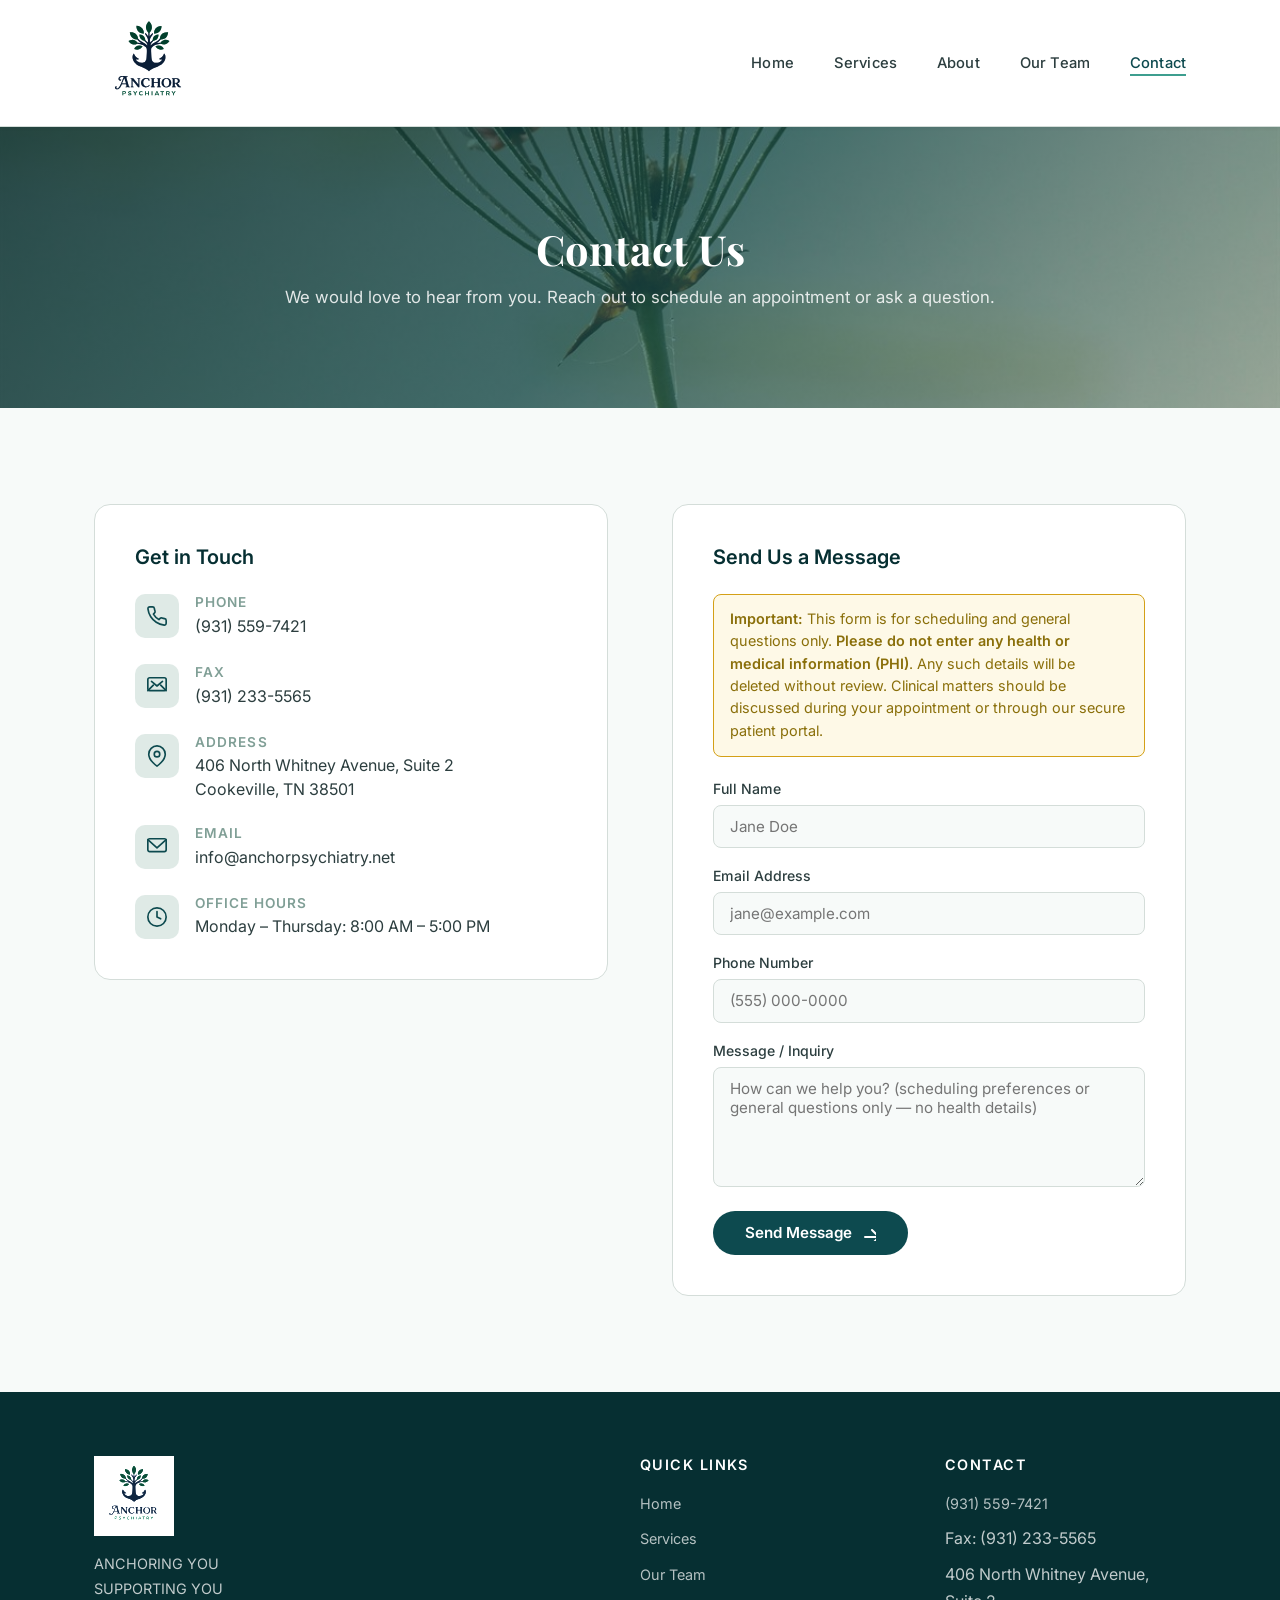
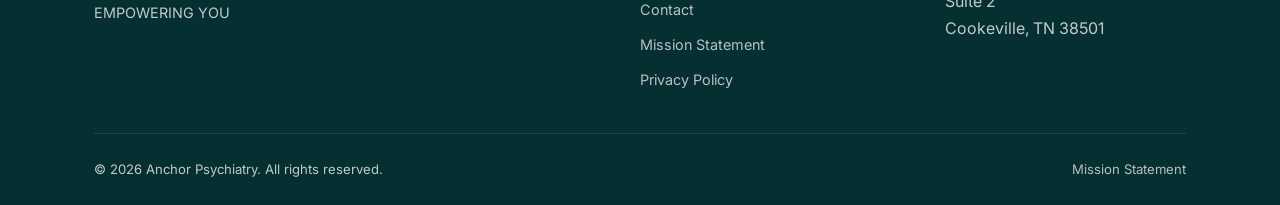
<file: contact.html>
<!DOCTYPE html>
<html lang="en">

<head>
  <meta charset="UTF-8">
  <meta name="viewport" content="width=device-width, initial-scale=1.0">
  <title>Contact Us — Anchor Psychiatry | Cookeville, TN</title>
  <meta name="description"
    content="Get in touch with Anchor Psychiatry in Cookeville, TN. Call, visit, or send a message to schedule an appointment or learn more about our psychiatric services.">
  <meta name="robots" content="index, follow">
  <link rel="canonical" href="https://anchorpsychiatry.net/contact.html">

  <!-- Favicon -->
  <link rel="icon" type="image/svg+xml" href="assets/logo.svg">
  <link rel="icon" type="image/png" sizes="32x32" href="assets/favicon-32.png">
  <link rel="apple-touch-icon" sizes="180x180" href="assets/apple-touch-icon.png">

  <!-- Open Graph -->
  <meta property="og:type" content="website">
  <meta property="og:site_name" content="Anchor Psychiatry">
  <meta property="og:title" content="Contact Us — Anchor Psychiatry">
  <meta property="og:description"
    content="Schedule an appointment or ask a question. Call (931) 559-7421 or send us a message.">
  <meta property="og:url" content="https://anchorpsychiatry.net/contact.html">
  <meta property="og:image" content="https://anchorpsychiatry.net/assets/icon-512.png">

  <!-- Twitter Card -->
  <meta name="twitter:card" content="summary">
  <meta name="twitter:title" content="Contact Anchor Psychiatry">
  <meta name="twitter:description"
    content="Schedule an appointment or ask a question. Call (931) 559-7421 or send us a message.">

  <!-- Fonts & Styles -->
  <link rel="preconnect" href="https://fonts.googleapis.com">
  <link rel="preconnect" href="https://fonts.gstatic.com" crossorigin>
  <link
    href="https://fonts.googleapis.com/css2?family=Inter:wght@400;500;600;700&family=Playfair+Display:wght@500;600;700&display=swap"
    rel="stylesheet">
  <link rel="stylesheet" href="styles.css">
</head>

<body>

  <!-- ═══════════════ Navigation ═══════════════ -->
  <nav class="site-nav" id="site-nav">
    <div class="container">
      <a href="index.html" class="nav-logo" aria-label="Anchor Psychiatry Home">
        <img src="assets/logo.svg" alt="Anchor Psychiatry Logo">
      </a>
      <button class="nav-toggle" id="nav-toggle" aria-label="Toggle navigation" aria-expanded="false">
        <span></span><span></span><span></span>
      </button>
      <ul class="nav-links" id="nav-links">
        <li><a href="index.html">Home</a></li>
        <li><a href="index.html#services">Services</a></li>
        <li><a href="index.html#about">About</a></li>
        <li><a href="team.html">Our Team</a></li>
        <li><a href="contact.html" class="active">Contact</a></li>
      </ul>
    </div>
  </nav>


  <!-- ═══════════════ Page Header ═══════════════ -->
  <section class="page-header page-header--photo">
    <img src="assets/img/pexels-szafran-33409092.jpg" alt="" class="page-header-bg" aria-hidden="true">
    <div class="page-header-overlay"></div>
    <div class="container page-header-content">
      <h1>Contact Us</h1>
      <p>We would love to hear from you. Reach out to schedule an appointment or ask a question.</p>
    </div>
  </section>


  <!-- ═══════════════ Contact Content ═══════════════ -->
  <section class="section">
    <div class="container">
      <div class="contact-grid">

        <!-- Left — Contact Information -->
        <div class="contact-info-card" id="contact-info">
          <h3>Get in Touch</h3>

          <div class="contact-detail">
            <div class="contact-detail-icon">
              <svg width="22" height="22" viewBox="0 0 24 24" fill="none" stroke="currentColor" stroke-width="1.8"
                stroke-linecap="round" stroke-linejoin="round">
                <path
                  d="M22 16.92v3a2 2 0 01-2.18 2 19.79 19.79 0 01-8.63-3.07 19.5 19.5 0 01-6-6 19.79 19.79 0 01-3.07-8.67A2 2 0 014.11 2h3a2 2 0 012 1.72 12.84 12.84 0 00.7 2.81 2 2 0 01-.45 2.11L8.09 9.91a16 16 0 006 6l1.27-1.27a2 2 0 012.11-.45 12.84 12.84 0 002.81.7A2 2 0 0122 16.92z" />
              </svg>
            </div>
            <div>
              <h4>Phone</h4>
              <a href="tel:+19315597421">(931) 559-7421</a>
            </div>
          </div>

          <div class="contact-detail">
            <div class="contact-detail-icon">
              <svg width="22" height="22" viewBox="0 0 24 24" fill="none" stroke="currentColor" stroke-width="1.8"
                stroke-linecap="round" stroke-linejoin="round">
                <rect x="2" y="3" width="20" height="14" rx="2" />
                <path d="M6 7l6 5 6-5" />
                <line x1="2" y1="17" x2="8" y2="11" />
                <line x1="16" y1="11" x2="22" y2="17" />
              </svg>
            </div>
            <div>
              <h4>Fax</h4>
              <a href="tel:+19312335565">(931) 233-5565</a>
            </div>
          </div>

          <div class="contact-detail">
            <div class="contact-detail-icon">
              <svg width="22" height="22" viewBox="0 0 24 24" fill="none" stroke="currentColor" stroke-width="1.8"
                stroke-linecap="round" stroke-linejoin="round">
                <path d="M21 10c0 7-9 13-9 13s-9-6-9-13a9 9 0 0118 0z" />
                <circle cx="12" cy="10" r="3" />
              </svg>
            </div>
            <div>
              <h4>Address</h4>
              <p>406 North Whitney Avenue, Suite 2<br>Cookeville, TN 38501</p>
            </div>
          </div>

          <div class="contact-detail">
            <div class="contact-detail-icon">
              <svg width="22" height="22" viewBox="0 0 24 24" fill="none" stroke="currentColor" stroke-width="1.8"
                stroke-linecap="round" stroke-linejoin="round">
                <rect x="2" y="3" width="20" height="14" rx="2" />
                <polyline points="22,4 12,13 2,4" />
              </svg>
            </div>
            <div>
              <h4>Email</h4>
              <a href="mailto:info@anchorpsychiatry.net">info@anchorpsychiatry.net</a>
            </div>
          </div>

          <div class="contact-detail">
            <div class="contact-detail-icon">
              <svg width="22" height="22" viewBox="0 0 24 24" fill="none" stroke="currentColor" stroke-width="1.8"
                stroke-linecap="round" stroke-linejoin="round">
                <circle cx="12" cy="12" r="10" />
                <polyline points="12 6 12 12 16 14" />
              </svg>
            </div>
            <div>
              <h4>Office Hours</h4>
              <p>Monday – Thursday: 8:00 AM – 5:00 PM</p>
            </div>
          </div>
        </div>

        <!-- Right — Contact Form -->
        <div class="contact-form-card" id="contact-form-card">
          <h3>Send Us a Message</h3>

          <!-- Compact PHI Notice (inside the form card — much less overwhelming) -->
          <div class="form-notice">
            <strong>Important:</strong> This form is for scheduling and general questions only. <strong>Please do not
              enter any health or medical information (PHI)</strong>. Any such details will be deleted without review.
            Clinical matters should be discussed during your appointment or through our secure patient portal.
          </div>

          <form id="contact-form" action="https://api.web3forms.com/submit" method="post">
            <input type="hidden" name="access_key" value="74c6c629-7a22-4ddf-8244-5299ae41c91d">
            <input type="hidden" name="from_name" value="Anchor Psychiatry Website">
            <input type="hidden" name="redirect" value="https://anchorpsychiatry.net/thank-you.html">
            <!-- Honeypot spam prevention -->
            <input type="checkbox" name="botcheck" style="display: none;">

            <div class="form-group">
              <label for="full-name">Full Name</label>
              <input type="text" id="full-name" name="full-name" placeholder="Jane Doe" required>
            </div>
            <div class="form-group">
              <label for="email">Email Address</label>
              <input type="email" id="email" name="email" placeholder="jane@example.com" required>
            </div>
            <div class="form-group">
              <label for="phone">Phone Number</label>
              <input type="tel" id="phone" name="phone" placeholder="(555) 000-0000">
            </div>
            <div class="form-group">
              <label for="message">Message / Inquiry</label>
              <textarea id="message" name="message"
                placeholder="How can we help you? (scheduling preferences or general questions only — no health details)"
                required></textarea>
            </div>
            <button type="submit" class="btn-primary" id="btn-submit">
              Send Message
              <svg width="16" height="16" fill="none" stroke="currentColor" stroke-width="2" stroke-linecap="round"
                stroke-linejoin="round">
                <path d="M5 12h14M12 5l7 7-7 7" />
              </svg>
            </button>
          </form>
        </div>

      </div>
    </div>
  </section>


  <!-- ═══════════════ Footer ═══════════════ -->
  <footer class="site-footer" id="site-footer">
    <div class="container">
      <div class="footer-grid">
        <div class="footer-brand">
          <img src="assets/logo.svg" alt="Anchor Psychiatry">
          <p>ANCHORING YOU <br />
            SUPPORTING YOU <br />
            EMPOWERING YOU
          </p>
        </div>
        <div>
          <h4>Quick Links</h4>
          <ul class="footer-links">
            <li><a href="index.html">Home</a></li>
            <li><a href="index.html#services">Services</a></li>
            <li><a href="team.html">Our Team</a></li>
            <li><a href="contact.html">Contact</a></li>
            <li><a href="mission.html">Mission Statement</a></li>
            <li><a href="privacy-policy.html">Privacy Policy</a></li>
          </ul>
        </div>
        <div>
          <h4>Contact</h4>
          <ul class="footer-links">
            <li><a href="tel:+19315597421">(931) 559-7421</a></li>
            <li>Fax: (931) 233-5565</li>
            <li>406 North Whitney Avenue, Suite 2<br>Cookeville, TN 38501</li>
          </ul>
        </div>
      </div>
      <div class="footer-bottom">
        <span>&copy; 2026 Anchor Psychiatry. All rights reserved.</span>
        <span><a href="mission.html" style="color:rgba(255,255,255,0.7)">Mission Statement</a></span>
      </div>
    </div>
  </footer>

  <script>
    document.getElementById('nav-toggle').addEventListener('click', function () {
      const links = document.getElementById('nav-links');
      const isOpen = links.classList.toggle('open');
      this.setAttribute('aria-expanded', isOpen);
    });
  </script>

  <script defer src="https://static.cloudflareinsights.com/beacon.min.js/v8c78df7c7c0f484497ecbca7046644da1771523124516"
    integrity="sha512-8DS7rgIrAmghBFwoOTujcf6D9rXvH8xm8JQ1Ja01h9QX8EzXldiszufYa4IFfKdLUKTTrnSFXLDkUEOTrZQ8Qg=="
    data-cf-beacon='{"version":"2024.11.0","token":"fe923933aab74075bbef9dfa9f398f73","r":1,"server_timing":{"name":{"cfCacheStatus":true,"cfEdge":true,"cfExtPri":true,"cfL4":true,"cfOrigin":true,"cfSpeedBrain":true},"location_startswith":null}}'
    crossorigin="anonymous"></script>
</body>

</html>
</file>
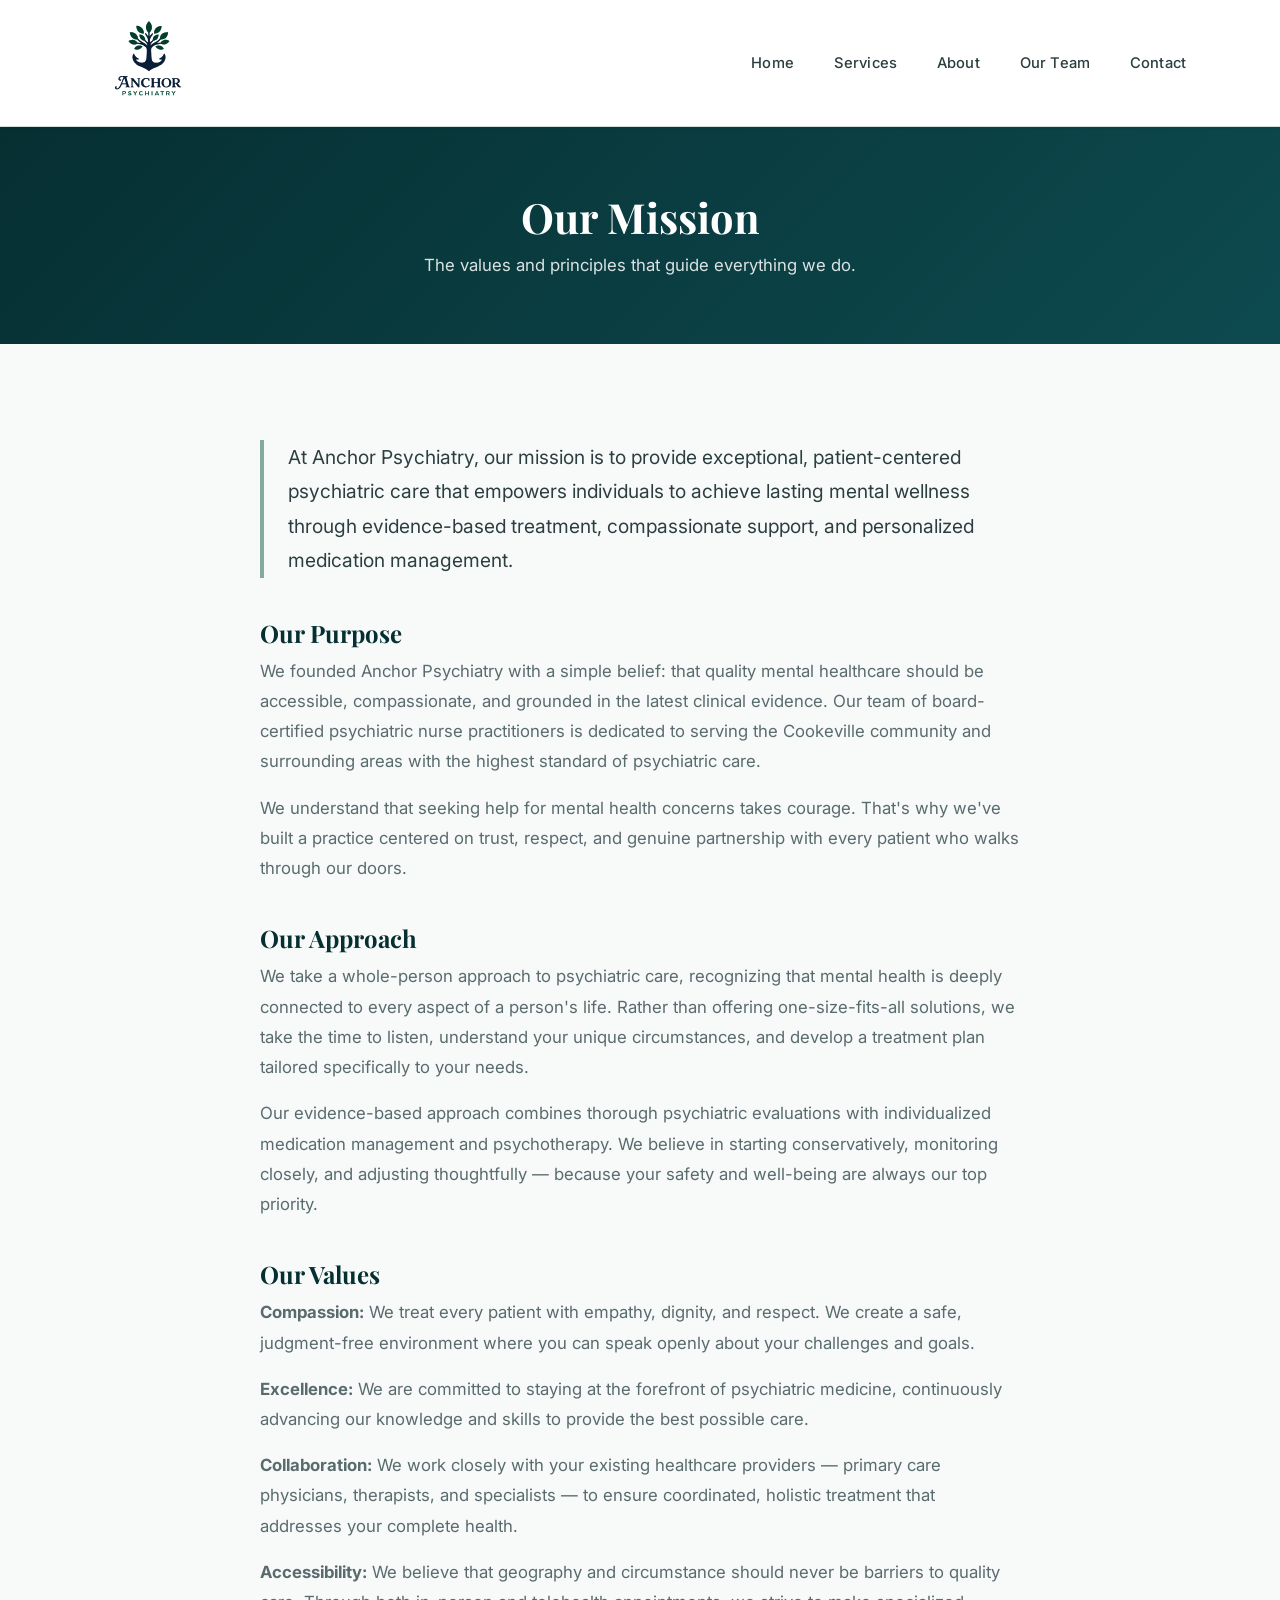
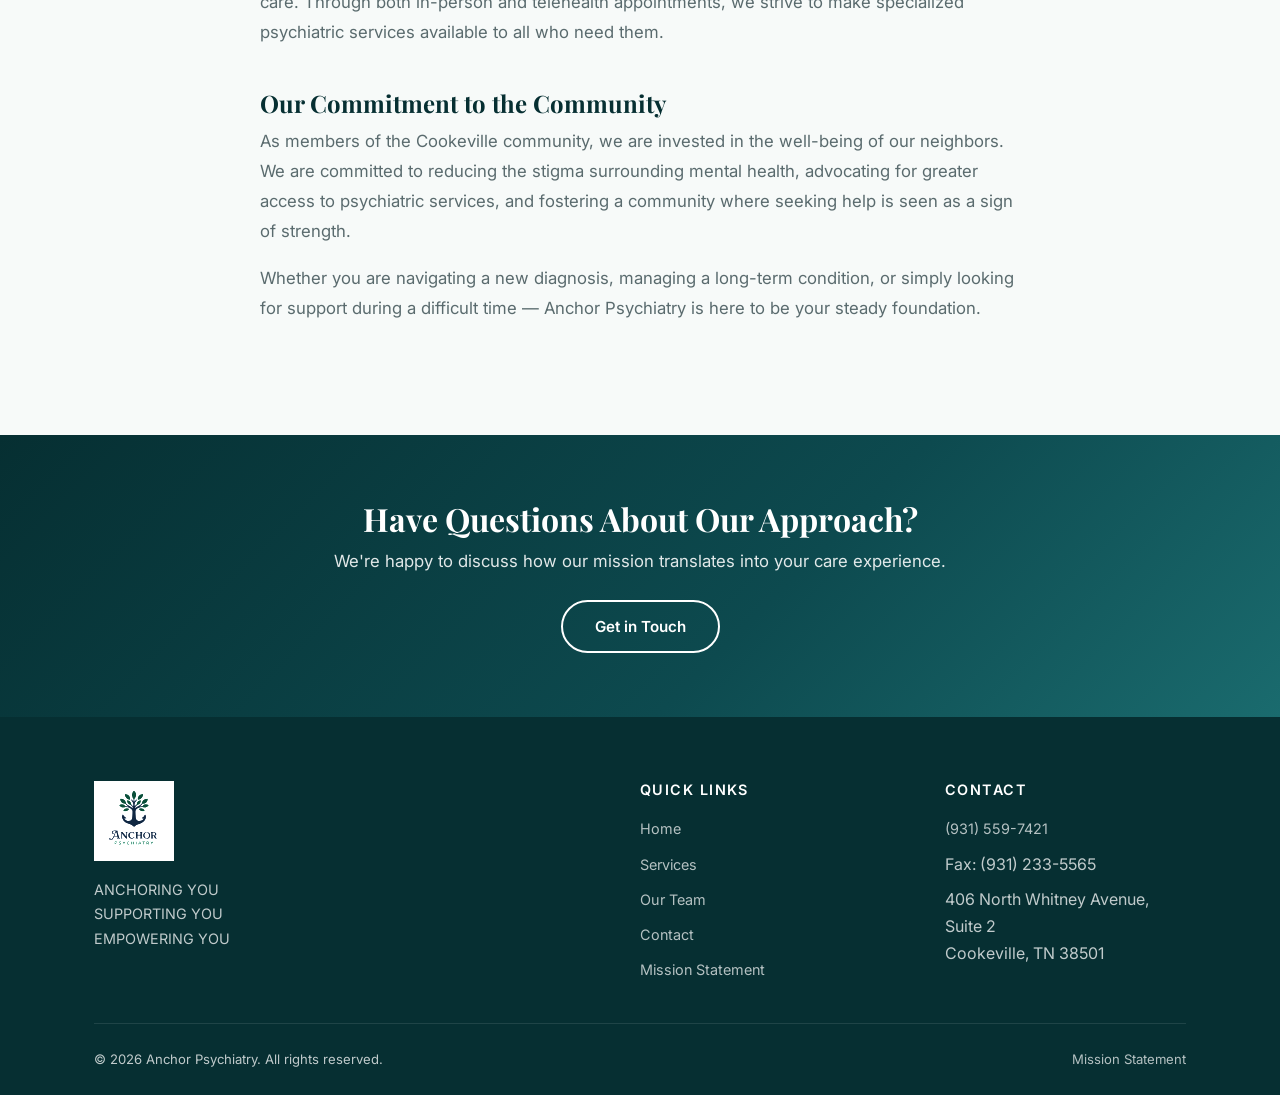
<file: mission.html>
<!DOCTYPE html>
<html lang="en">

<head>
  <meta charset="UTF-8">
  <meta name="viewport" content="width=device-width, initial-scale=1.0">
  <title>Our Mission — Anchor Psychiatry | Values & Approach</title>
  <meta name="description"
    content="Learn about Anchor Psychiatry's mission to provide compassionate, evidence-based psychiatric care and medication management in Cookeville, TN.">
  <meta name="robots" content="index, follow">
  <link rel="canonical" href="https://anchorpsychiatry.net/mission.html">

  <!-- Favicon -->
  <link rel="icon" type="image/svg+xml" href="assets/logo.svg">
  <link rel="icon" type="image/png" sizes="32x32" href="assets/favicon-32.png">
  <link rel="apple-touch-icon" sizes="180x180" href="assets/apple-touch-icon.png">

  <!-- Open Graph -->
  <meta property="og:type" content="website">
  <meta property="og:site_name" content="Anchor Psychiatry">
  <meta property="og:title" content="Our Mission — Anchor Psychiatry">
  <meta property="og:description"
    content="The values and principles that guide compassionate, evidence-based psychiatric care at Anchor Psychiatry.">
  <meta property="og:url" content="https://anchorpsychiatry.net/mission.html">
  <meta property="og:image" content="https://anchorpsychiatry.net/assets/icon-512.png">

  <!-- Twitter Card -->
  <meta name="twitter:card" content="summary">
  <meta name="twitter:title" content="Our Mission — Anchor Psychiatry">
  <meta name="twitter:description"
    content="The values and principles that guide compassionate psychiatric care at Anchor Psychiatry.">

  <!-- Fonts & Styles -->
  <link rel="preconnect" href="https://fonts.googleapis.com">
  <link rel="preconnect" href="https://fonts.gstatic.com" crossorigin>
  <link
    href="https://fonts.googleapis.com/css2?family=Inter:wght@400;500;600;700&family=Playfair+Display:wght@500;600;700&display=swap"
    rel="stylesheet">
  <link rel="stylesheet" href="styles.css">
</head>

<body>

  <!-- ═══════════════ Navigation ═══════════════ -->
  <nav class="site-nav" id="site-nav">
    <div class="container">
      <a href="index.html" class="nav-logo" aria-label="Anchor Psychiatry Home">
        <img src="assets/logo.svg" alt="Anchor Psychiatry Logo">
      </a>
      <button class="nav-toggle" id="nav-toggle" aria-label="Toggle navigation" aria-expanded="false">
        <span></span><span></span><span></span>
      </button>
      <ul class="nav-links" id="nav-links">
        <li><a href="index.html">Home</a></li>
        <li><a href="index.html#services">Services</a></li>
        <li><a href="index.html#about">About</a></li>
        <li><a href="team.html">Our Team</a></li>
        <li><a href="contact.html">Contact</a></li>
      </ul>
    </div>
  </nav>


  <!-- ═══════════════ Page Header ═══════════════ -->
  <section class="page-header">
    <div class="container">
      <h1>Our Mission</h1>
      <p>The values and principles that guide everything we do.</p>
    </div>
  </section>


  <!-- ═══════════════ Mission Content ═══════════════ -->
  <section class="section">
    <div class="container">
      <div class="mission-content">

        <p class="mission-lead">At Anchor Psychiatry, our mission is to provide exceptional, patient-centered
          psychiatric care that empowers individuals to achieve lasting mental wellness through evidence-based
          treatment, compassionate support, and personalized medication management.</p>

        <h2>Our Purpose</h2>
        <p>We founded Anchor Psychiatry with a simple belief: that quality mental healthcare should be accessible,
          compassionate, and grounded in the latest clinical evidence. Our team of board-certified psychiatric nurse
          practitioners is dedicated to serving the Cookeville community and surrounding areas with the highest standard
          of psychiatric care.</p>
        <p>We understand that seeking help for mental health concerns takes courage. That's why we've built a practice
          centered on trust, respect, and genuine partnership with every patient who walks through our doors.</p>

        <h2>Our Approach</h2>
        <p>We take a whole-person approach to psychiatric care, recognizing that mental health is deeply connected to
          every aspect of a person's life. Rather than offering one-size-fits-all solutions, we take the time to listen,
          understand your unique circumstances, and develop a treatment plan tailored specifically to your needs.</p>
        <p>Our evidence-based approach combines thorough psychiatric evaluations with individualized medication
          management and psychotherapy. We believe in starting conservatively, monitoring closely, and adjusting
          thoughtfully — because your safety and well-being are always our top priority.</p>

        <h2>Our Values</h2>
        <p><strong>Compassion:</strong> We treat every patient with empathy, dignity, and respect. We create a safe,
          judgment-free environment where you can speak openly about your challenges and goals.</p>
        <p><strong>Excellence:</strong> We are committed to staying at the forefront of psychiatric medicine,
          continuously advancing our knowledge and skills to provide the best possible care.</p>
        <p><strong>Collaboration:</strong> We work closely with your existing healthcare providers — primary care
          physicians, therapists, and specialists — to ensure coordinated, holistic treatment that addresses your
          complete health.</p>
        <p><strong>Accessibility:</strong> We believe that geography and circumstance should never be barriers to
          quality care. Through both in-person and telehealth appointments, we strive to make specialized psychiatric
          services available to all who need them.</p>

        <h2>Our Commitment to the Community</h2>
        <p>As members of the Cookeville community, we are invested in the well-being of our neighbors. We are committed
          to reducing the stigma surrounding mental health, advocating for greater access to psychiatric services, and
          fostering a community where seeking help is seen as a sign of strength.</p>
        <p>Whether you are navigating a new diagnosis, managing a long-term condition, or simply looking for support
          during a difficult time — Anchor Psychiatry is here to be your steady foundation.</p>

      </div>
    </div>
  </section>


  <!-- ═══════════════ CTA Banner ═══════════════ -->
  <section class="cta-banner">
    <div class="container">
      <h2>Have Questions About Our Approach?</h2>
      <p>We're happy to discuss how our mission translates into your care experience.</p>
      <a href="contact.html" class="btn-outline-white">Get in Touch</a>
    </div>
  </section>


  <!-- ═══════════════ Footer ═══════════════ -->
  <footer class="site-footer" id="site-footer">
    <div class="container">
      <div class="footer-grid">
        <div class="footer-brand">
          <img src="assets/logo.svg" alt="Anchor Psychiatry">
          <p>ANCHORING YOU <br />
            SUPPORTING YOU <br />
            EMPOWERING YOU
          </p>
        </div>
        <div>
          <h4>Quick Links</h4>
          <ul class="footer-links">
            <li><a href="index.html">Home</a></li>
            <li><a href="index.html#services">Services</a></li>
            <li><a href="team.html">Our Team</a></li>
            <li><a href="contact.html">Contact</a></li>
            <li><a href="mission.html">Mission Statement</a></li>
          </ul>
        </div>
        <div>
          <h4>Contact</h4>
          <ul class="footer-links">
            <li><a href="tel:+19315597421">(931) 559-7421</a></li>
            <li>Fax: (931) 233-5565</li>
            <li>406 North Whitney Avenue, Suite 2<br>Cookeville, TN 38501</li>
          </ul>
        </div>
      </div>
      <div class="footer-bottom">
        <span>&copy; 2026 Anchor Psychiatry. All rights reserved.</span>
        <span><a href="mission.html" style="color:rgba(255,255,255,0.7)">Mission Statement</a></span>
      </div>
    </div>
  </footer>

  <script>
    document.getElementById('nav-toggle').addEventListener('click', function () {
      const links = document.getElementById('nav-links');
      const isOpen = links.classList.toggle('open');
      this.setAttribute('aria-expanded', isOpen);
    });
  </script>

</body>

</html>
</file>
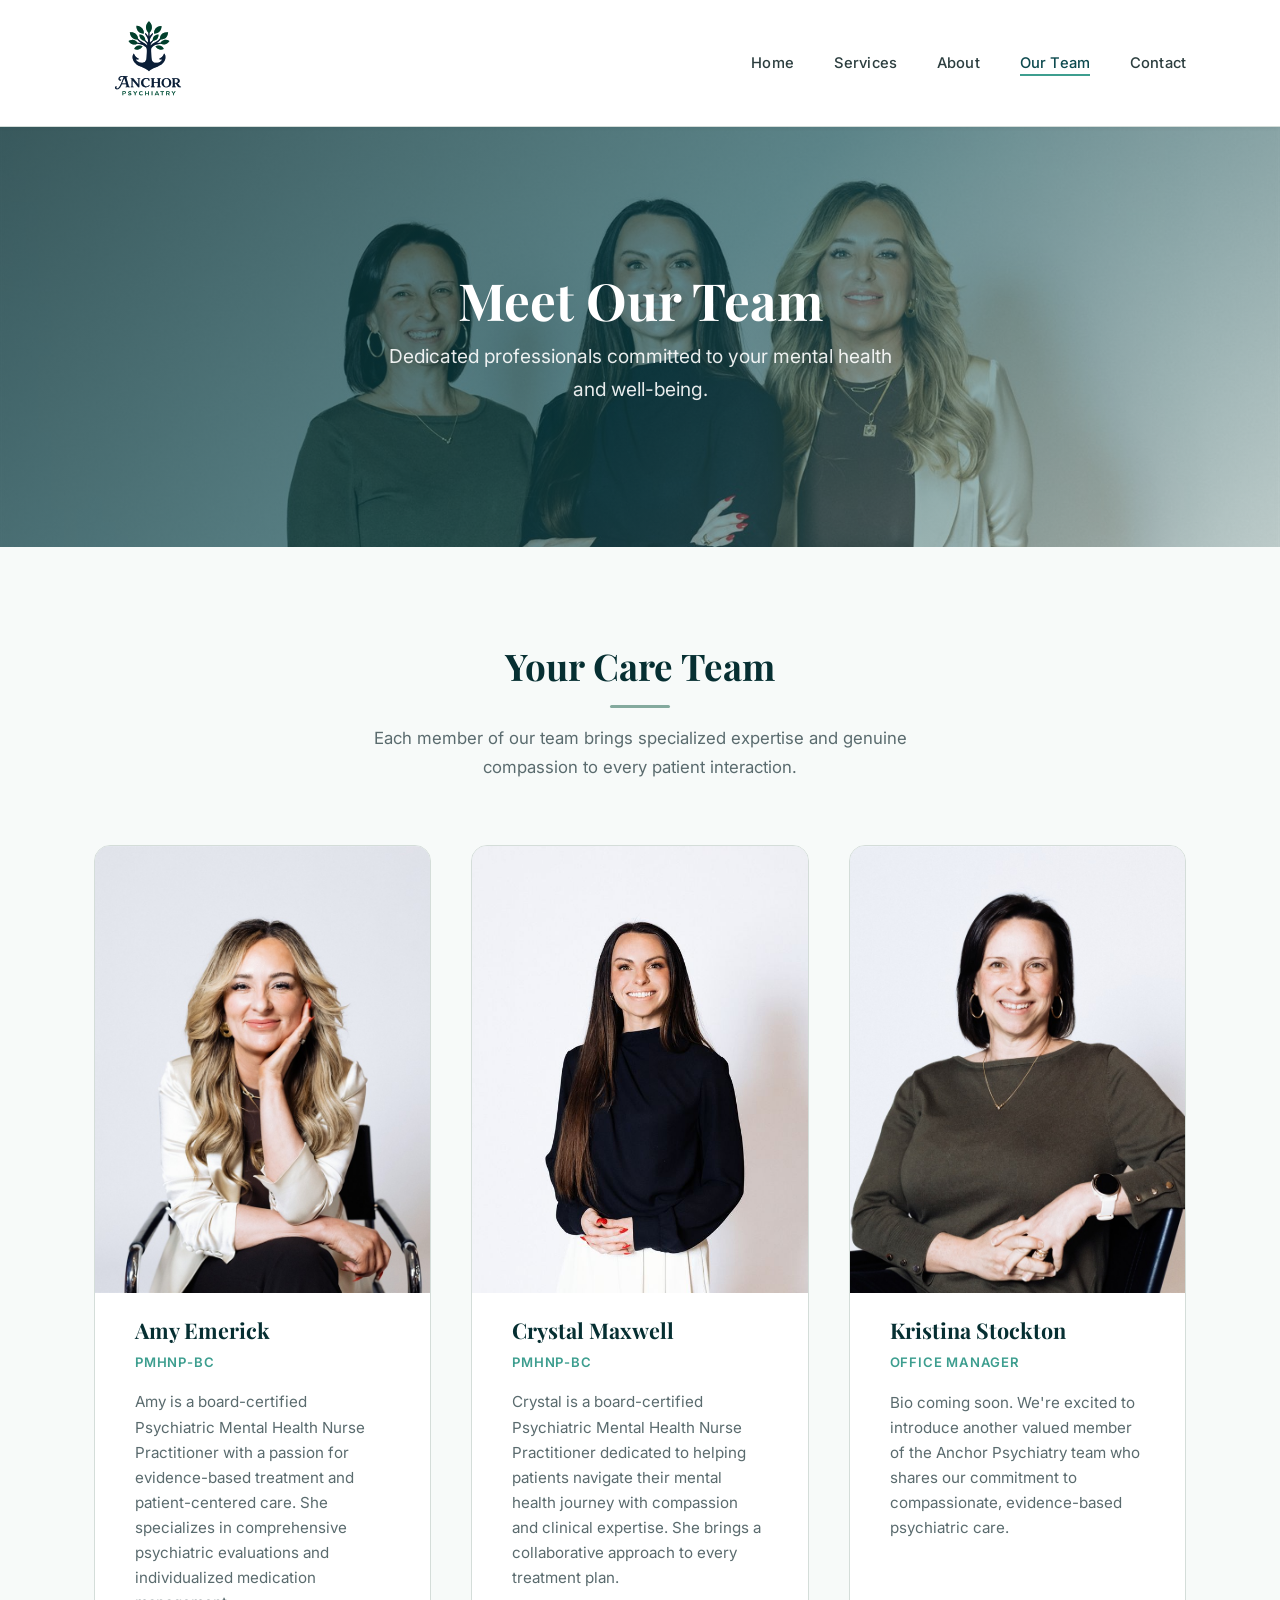
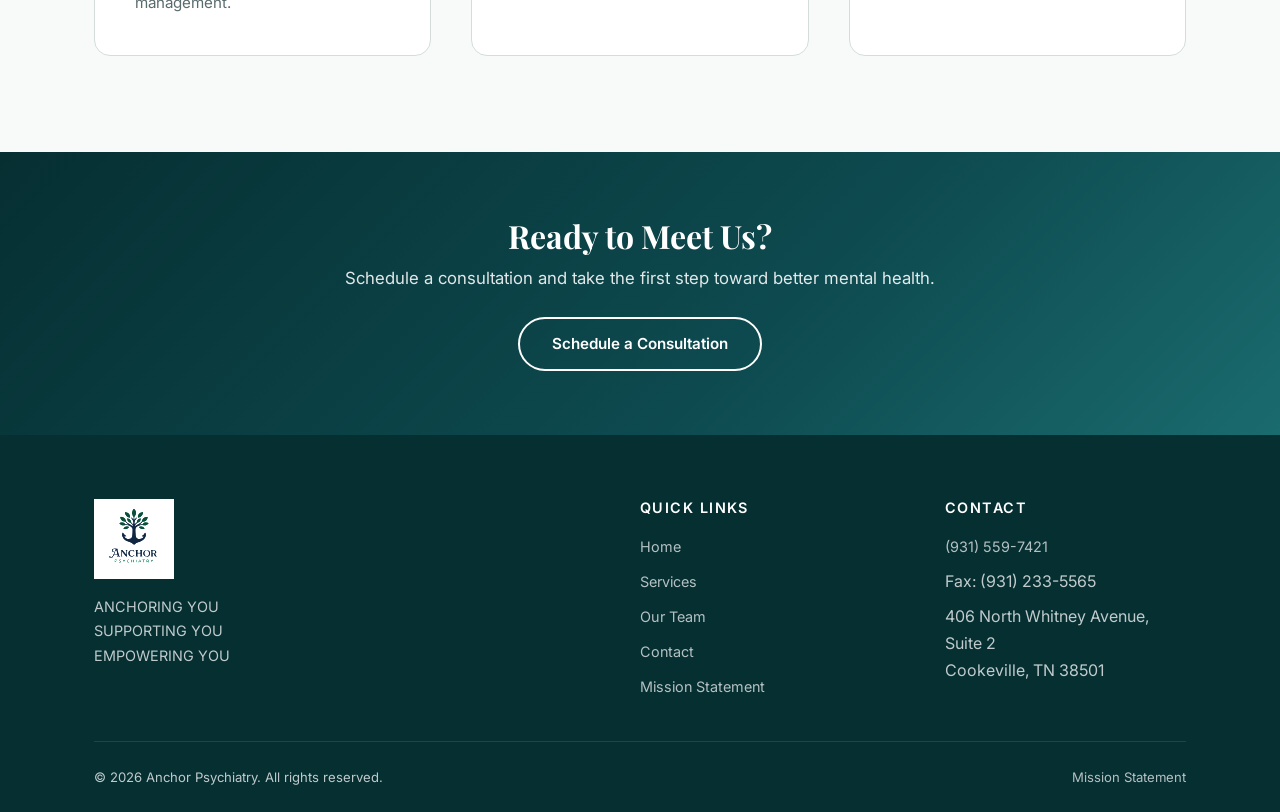
<file: team.html>
<!DOCTYPE html>
<html lang="en">

<head>
  <meta charset="UTF-8">
  <meta name="viewport" content="width=device-width, initial-scale=1.0">
  <title>Our Team — Anchor Psychiatry | Meet Our Providers in Cookeville, TN</title>
  <meta name="description"
    content="Meet the experienced psychiatric nurse practitioners at Anchor Psychiatry. Our compassionate team is dedicated to providing personalized mental health care in Cookeville, TN.">
  <meta name="robots" content="index, follow">
  <link rel="canonical" href="https://anchorpsychiatry.net/team.html">

  <!-- Favicon -->
  <link rel="icon" type="image/svg+xml" href="assets/logo.svg">
  <link rel="icon" type="image/png" sizes="32x32" href="assets/favicon-32.png">
  <link rel="apple-touch-icon" sizes="180x180" href="assets/apple-touch-icon.png">

  <!-- Open Graph -->
  <meta property="og:type" content="website">
  <meta property="og:site_name" content="Anchor Psychiatry">
  <meta property="og:title" content="Our Team — Anchor Psychiatry">
  <meta property="og:description"
    content="Meet the experienced psychiatric nurse practitioners dedicated to personalized mental health care in Cookeville, TN.">
  <meta property="og:url" content="https://anchorpsychiatry.net/team.html">
  <meta property="og:image" content="https://anchorpsychiatry.net/assets/icon-512.png">

  <!-- Twitter Card -->
  <meta name="twitter:card" content="summary">
  <meta name="twitter:title" content="Our Team — Anchor Psychiatry">
  <meta name="twitter:description"
    content="Meet our experienced psychiatric providers in Cookeville, TN.">

  <!-- Fonts & Styles -->
  <link rel="preconnect" href="https://fonts.googleapis.com">
  <link rel="preconnect" href="https://fonts.gstatic.com" crossorigin>
  <link
    href="https://fonts.googleapis.com/css2?family=Inter:wght@400;500;600;700&family=Playfair+Display:wght@500;600;700&display=swap"
    rel="stylesheet">
  <link rel="stylesheet" href="styles.css">
</head>

<body>

  <!-- ═══════════════ Navigation ═══════════════ -->
  <nav class="site-nav" id="site-nav">
    <div class="container">
      <a href="index.html" class="nav-logo" aria-label="Anchor Psychiatry Home">
        <img src="assets/logo.svg" alt="Anchor Psychiatry Logo">
      </a>
      <button class="nav-toggle" id="nav-toggle" aria-label="Toggle navigation" aria-expanded="false">
        <span></span><span></span><span></span>
      </button>
      <ul class="nav-links" id="nav-links">
        <li><a href="index.html">Home</a></li>
        <li><a href="index.html#services">Services</a></li>
        <li><a href="index.html#about">About</a></li>
        <li><a href="team.html" class="active">Our Team</a></li>
        <li><a href="contact.html">Contact</a></li>
      </ul>
    </div>
  </nav>


  <!-- ═══════════════ Team Hero with Group Photo ═══════════════ -->
  <section class="team-hero" id="team-hero">
    <div class="team-hero-overlay"></div>
    <div class="team-hero-placeholder">
      <!-- Replace src with your group photo -->
      <img src="assets/img/0002abbyweeden.jpg" alt="The Anchor Psychiatry team" class="team-hero-img">
    </div>
    <div class="container team-hero-content">
      <h1>Meet Our Team</h1>
      <p>Dedicated professionals committed to your mental health and well-being.</p>
    </div>
  </section>


  <!-- ═══════════════ Team Members ═══════════════ -->
  <section class="section" id="team-members">
    <div class="container">
      <div class="section-header">
        <h2>Your Care Team</h2>
        <hr class="section-divider">
        <p>Each member of our team brings specialized expertise and genuine compassion to every patient interaction.</p>
      </div>

      <div class="team-grid">

        <!-- Team Member 1 -->
        <div class="team-card" id="team-member-1">
          <div class="team-card-photo">
            <img src="assets/img/amy-web.jpg" alt="Amy Emerick, PMHNP-BC">
          </div>
          <div class="team-card-info">
            <h3>Amy Emerick</h3>
            <span class="team-credentials">PMHNP-BC</span>
            <p>Amy is a board-certified Psychiatric Mental Health Nurse Practitioner with a passion for evidence-based
              treatment and patient-centered care. She specializes in comprehensive psychiatric evaluations and
              individualized medication management.</p>
          </div>
        </div>

        <!-- Team Member 2 -->
        <div class="team-card" id="team-member-2">
          <div class="team-card-photo">
            <img src="assets/img/crystal-web.jpg" alt="Crystal Maxwell, PMHNP-BC">
          </div>
          <div class="team-card-info">
            <h3>Crystal Maxwell</h3>
            <span class="team-credentials">PMHNP-BC</span>
            <p>Crystal is a board-certified Psychiatric Mental Health Nurse Practitioner dedicated to helping patients
              navigate their mental health journey with compassion and clinical expertise. She brings a collaborative
              approach to every treatment plan.</p>
          </div>
        </div>

        <!-- Team Member 3 -->
        <div class="team-card" id="team-member-3">
          <div class="team-card-photo">
            <img src="assets/img/kristina-web.jpg" alt="Kristina Stockton, Office Manager">
          </div>
          <div class="team-card-info">
            <h3>Kristina Stockton</h3>
            <span class="team-credentials">Office Manager</span>
            <p>Bio coming soon. We're excited to introduce another valued member of the Anchor Psychiatry team who
              shares our commitment to compassionate, evidence-based psychiatric care.</p>
          </div>
        </div>

      </div>
    </div>
  </section>


  <!-- ═══════════════ CTA Banner ═══════════════ -->
  <section class="cta-banner" id="cta">
    <div class="container">
      <h2>Ready to Meet Us?</h2>
      <p>Schedule a consultation and take the first step toward better mental health.</p>
      <a href="contact.html" class="btn-outline-white">Schedule a Consultation</a>
    </div>
  </section>


  <!-- ═══════════════ Footer ═══════════════ -->
  <footer class="site-footer" id="site-footer">
    <div class="container">
      <div class="footer-grid">
        <div class="footer-brand">
          <img src="assets/logo.svg" alt="Anchor Psychiatry">
          <p>ANCHORING YOU <br />
            SUPPORTING YOU <br />
            EMPOWERING YOU
          </p>
        </div>
        <div>
          <h4>Quick Links</h4>
          <ul class="footer-links">
            <li><a href="index.html">Home</a></li>
            <li><a href="index.html#services">Services</a></li>
            <li><a href="team.html">Our Team</a></li>
            <li><a href="contact.html">Contact</a></li>
            <li><a href="mission.html">Mission Statement</a></li>
          </ul>
        </div>
        <div>
          <h4>Contact</h4>
          <ul class="footer-links">
            <li><a href="tel:+19315597421">(931) 559-7421</a></li>
            <li>Fax: (931) 233-5565</li>
            <li>406 North Whitney Avenue, Suite 2<br>Cookeville, TN 38501</li>
          </ul>
        </div>
      </div>
      <div class="footer-bottom">
        <span>&copy; 2026 Anchor Psychiatry. All rights reserved.</span>
        <span><a href="mission.html" style="color:rgba(255,255,255,0.7)">Mission Statement</a></span>
      </div>
    </div>
  </footer>

  <script>
    document.getElementById('nav-toggle').addEventListener('click', function () {
      const links = document.getElementById('nav-links');
      const isOpen = links.classList.toggle('open');
      this.setAttribute('aria-expanded', isOpen);
    });
  </script>

</body>

</html>
</file>
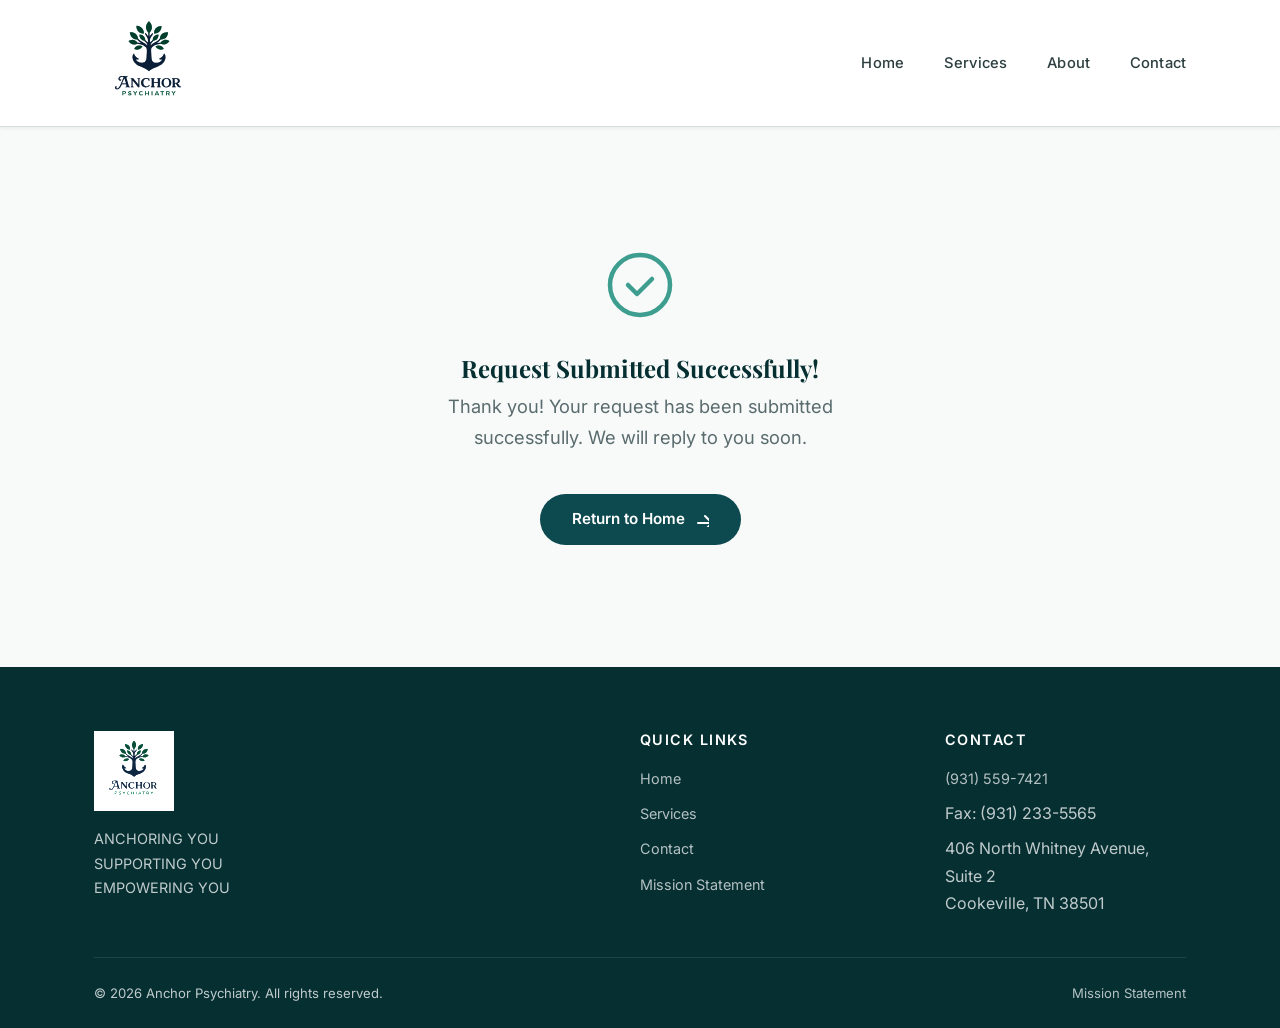
<file: thank-you.html>
<!DOCTYPE html>
<html lang="en">

<head>
  <meta charset="UTF-8">
  <meta name="viewport" content="width=device-width, initial-scale=1.0">
  <title>Request Submitted — Anchor Psychiatry</title>
  <meta name="description"
    content="Your request has been submitted successfully. The Anchor Psychiatry team will be in touch soon.">
  <meta name="robots" content="noindex, nofollow">

  <!-- Favicon -->
  <link rel="icon" type="image/svg+xml" href="assets/logo.svg">
  <link rel="icon" type="image/png" sizes="32x32" href="assets/favicon-32.png">
  <link rel="apple-touch-icon" sizes="180x180" href="assets/apple-touch-icon.png">

  <!-- Fonts & Styles -->
  <link rel="preconnect" href="https://fonts.googleapis.com">
  <link rel="preconnect" href="https://fonts.gstatic.com" crossorigin>
  <link
    href="https://fonts.googleapis.com/css2?family=Inter:wght@400;500;600;700&family=Playfair+Display:wght@500;600;700&display=swap"
    rel="stylesheet">
  <link rel="stylesheet" href="styles.css">
</head>

<body>

  <!-- ═══════════════ Navigation ═══════════════ -->
  <nav class="site-nav" id="site-nav">
    <div class="container">
      <a href="index.html" class="nav-logo" aria-label="Anchor Psychiatry Home">
        <img src="assets/logo.svg" alt="Anchor Psychiatry Logo">
      </a>
      <button class="nav-toggle" id="nav-toggle" aria-label="Toggle navigation" aria-expanded="false">
        <span></span><span></span><span></span>
      </button>
      <ul class="nav-links" id="nav-links">
        <li><a href="index.html">Home</a></li>
        <li><a href="index.html#services">Services</a></li>
        <li><a href="index.html#about">About</a></li>
        <li><a href="contact.html">Contact</a></li>
      </ul>
    </div>
  </nav>


  <!-- ═══════════════ Thank You Content ═══════════════ -->
  <section class="section" style="min-height: 60vh; display: flex; align-items: center;">
    <div class="container" style="text-align: center;">
      <div style="margin-bottom: var(--space-lg);">
        <svg width="72" height="72" viewBox="0 0 24 24" fill="none" stroke="var(--color-accent)" stroke-width="1.5"
          stroke-linecap="round" stroke-linejoin="round">
          <circle cx="12" cy="12" r="10" />
          <path d="M8 12l3 3 5-5" />
        </svg>
      </div>
      <h1 style="margin-bottom: var(--space-sm);">Request Submitted Successfully!</h1>
      <p style="font-size: 1.15rem; color: var(--color-text-light); max-width: 480px; margin: 0 auto var(--space-xl);">
        Thank you! Your request has been submitted successfully. We will reply to you soon.
      </p>
      <a href="index.html" class="btn-primary" style="text-decoration: none;">
        Return to Home
        <svg width="16" height="16" fill="none" stroke="currentColor" stroke-width="2" stroke-linecap="round"
          stroke-linejoin="round">
          <path d="M5 12h14M12 5l7 7-7 7" />
        </svg>
      </a>
    </div>
  </section>


  <!-- ═══════════════ Footer ═══════════════ -->
  <footer class="site-footer" id="site-footer">
    <div class="container">
      <div class="footer-grid">
        <div class="footer-brand">
          <img src="assets/logo.svg" alt="Anchor Psychiatry">
          <p>ANCHORING YOU <br />
            SUPPORTING YOU <br />
            EMPOWERING YOU
          </p>
        </div>
        <div>
          <h4>Quick Links</h4>
          <ul class="footer-links">
            <li><a href="index.html">Home</a></li>
            <li><a href="index.html#services">Services</a></li>
            <li><a href="contact.html">Contact</a></li>
            <li><a href="mission.html">Mission Statement</a></li>
          </ul>
        </div>
        <div>
          <h4>Contact</h4>
          <ul class="footer-links">
            <li><a href="tel:+19315597421">(931) 559-7421</a></li>
            <li>Fax: (931) 233-5565</li>
            <li>406 North Whitney Avenue, Suite 2<br>Cookeville, TN 38501</li>
          </ul>
        </div>
      </div>
      <div class="footer-bottom">
        <span>&copy; 2026 Anchor Psychiatry. All rights reserved.</span>
        <span><a href="mission.html" style="color:rgba(255,255,255,0.7)">Mission Statement</a></span>
      </div>
    </div>
  </footer>

  <script>
    document.getElementById('nav-toggle').addEventListener('click', function () {
      const links = document.getElementById('nav-links');
      const isOpen = links.classList.toggle('open');
      this.setAttribute('aria-expanded', isOpen);
    });
  </script>

</body>

</html>
</file>
<file: styles.css>
/* ============================================================
   Anchor Psychiatry  Design Tokens & Global Styles
   ============================================================ */

:root {
  /* Primary Palette (derived from logo) */
  --color-primary-dark: #062f32;
  /* deep teal  headings, nav bg      */
  --color-primary: #0d4a4f;
  /* rich teal  buttons, accents       */
  --color-primary-light: #1a6b6e;
  /* medium teal  hover states         */

  /* Sage / Green tones (from logo leaves) */
  --color-sage: #809f96;
  /* muted sage  borders, icons        */
  --color-sage-light: #84aa9e;
  /* soft seafoam  subtle accents      */
  --color-sage-pale: #b5cfc6;
  /* pale sage  card borders, dividers */
  --color-sage-wash: #dfeae6;
  /* whisper sage  section backgrounds */

  /* Neutrals */
  --color-slate: #858f9b;
  /* cool slate  body text secondary   */
  --color-text: #2c3e3f;
  /* near-black teal  body text        */
  --color-text-light: #5a6b6e;
  /* muted text  captions              */
  --color-bg: #f7faf9;
  /* off-white with green undertone     */
  --color-white: #ffffff;
  --color-bg-alt: #eef4f2;
  /* alternate section background       */

  /* Functional */
  --color-accent: #3d9e8f;
  /* teal accent  CTAs, links          */
  --color-accent-hover: #2f8276;
  --color-border: #d4ddd9;
  --color-shadow: rgba(6, 47, 50, 0.08);
  --color-shadow-lg: rgba(6, 47, 50, 0.12);

  /* Typography */
  --font-heading: 'Playfair Display', Georgia, serif;
  --font-body: 'Inter', system-ui, -apple-system, sans-serif;

  /* Spacing */
  --space-xs: 0.25rem;
  --space-sm: 0.5rem;
  --space-md: 1rem;
  --space-lg: 1.5rem;
  --space-xl: 2.5rem;
  --space-2xl: 4rem;
  --space-3xl: 6rem;

  /* Ã¢â€â‚¬Ã¢â€â‚¬ Layout Ã¢â€â‚¬Ã¢â€â‚¬ */
  --max-width: 1140px;
  --border-radius: 8px;
  --border-radius-lg: 16px;
  --transition: 0.3s ease;
}


/* ============================================================
   Reset & Base
   ============================================================ */
*,
*::before,
*::after {
  margin: 0;
  padding: 0;
  box-sizing: border-box;
}

html {
  scroll-behavior: smooth;
  font-size: 16px;
}

body {
  font-family: var(--font-body);
  color: var(--color-text);
  background: var(--color-bg);
  line-height: 1.7;
  -webkit-font-smoothing: antialiased;
}

img,
svg {
  max-width: 100%;
  height: auto;
}

a {
  color: var(--color-accent);
  text-decoration: none;
  transition: color var(--transition);
}

a:hover {
  color: var(--color-accent-hover);
}

h1,
h2,
h3,
h4 {
  font-family: var(--font-heading);
  color: var(--color-primary-dark);
  line-height: 1.25;
}


/* ============================================================
   Utility
   ============================================================ */
.container {
  width: 100%;
  max-width: var(--max-width);
  margin: 0 auto;
  padding: 0 var(--space-lg);
}

.sr-only {
  position: absolute;
  width: 1px;
  height: 1px;
  margin: -1px;
  padding: 0;
  overflow: hidden;
  clip: rect(0, 0, 0, 0);
  border: 0;
}

/* ============================================================
   Navigation
   ============================================================ */
.site-nav {
  background: var(--color-white);
  border-bottom: 1px solid var(--color-border);
  position: sticky;
  top: 0;
  z-index: 100;
  box-shadow: 0 1px 4px var(--color-shadow);
}

.site-nav .container {
  display: flex;
  align-items: center;
  justify-content: space-between;
  padding-top: var(--space-sm);
  padding-bottom: var(--space-sm);
}

.nav-logo {
  display: flex;
  align-items: center;
  gap: var(--space-sm);
}

.nav-logo img {
  height: 110px;
  width: auto;
}

.nav-logo-text {
  font-family: var(--font-heading);
  font-size: 1.35rem;
  color: var(--color-primary-dark);
  font-weight: 700;
  letter-spacing: 0.02em;
  line-height: 1.2;
}

.nav-logo-text span {
  display: block;
  font-family: var(--font-body);
  font-size: 0.7rem;
  font-weight: 500;
  letter-spacing: 0.18em;
  text-transform: uppercase;
  color: var(--color-sage);
}

.nav-links {
  display: flex;
  align-items: center;
  gap: var(--space-xl);
  list-style: none;
}

.nav-links a {
  font-size: 0.92rem;
  font-weight: 500;
  color: var(--color-text);
  position: relative;
  padding-bottom: 4px;
  letter-spacing: 0.01em;
}

.nav-links a::after {
  content: '';
  position: absolute;
  bottom: 0;
  left: 0;
  width: 0;
  height: 2px;
  background: var(--color-accent);
  transition: width var(--transition);
}

.nav-links a:hover {
  color: var(--color-primary);
}

.nav-links a:hover::after,
.nav-links a.active::after {
  width: 100%;
}

.nav-links a.active {
  color: var(--color-primary);
}

/* Mobile hamburger (hidden by default) */
.nav-toggle {
  display: none;
  background: none;
  border: none;
  cursor: pointer;
  flex-direction: column;
  gap: 5px;
  padding: var(--space-sm);
}

.nav-toggle span {
  display: block;
  width: 24px;
  height: 2px;
  background: var(--color-primary-dark);
  border-radius: 2px;
  transition: var(--transition);
}


/* ============================================================
   Hero
   ============================================================ */
.hero {
  position: relative;
  background: var(--color-primary-dark);
  color: var(--color-white);
  padding: var(--space-3xl) 0;
  overflow: hidden;
}

.hero-bg {
  position: absolute;
  inset: 0;
  width: 100%;
  height: 100%;
  object-fit: cover;
  object-position: center 35%;
  z-index: 0;
}

.hero-overlay {
  position: absolute;
  inset: 0;
  background: linear-gradient(
    135deg,
    rgba(6, 47, 50, 0.82) 0%,
    rgba(13, 74, 79, 0.68) 40%,
    rgba(128, 159, 150, 0.55) 100%
  );
  z-index: 1;
}

.hero::before {
  content: '';
  position: absolute;
  top: -40%;
  right: -10%;
  width: 600px;
  height: 600px;
  border-radius: 50%;
  background: rgba(132, 170, 158, 0.12);
  pointer-events: none;
  z-index: 2;
}

.hero::after {
  content: '';
  position: absolute;
  bottom: -30%;
  left: -8%;
  width: 500px;
  height: 500px;
  border-radius: 50%;
  background: rgba(255, 255, 255, 0.04);
  pointer-events: none;
  z-index: 2;
}

.hero .container {
  position: relative;
  z-index: 3;
  text-align: center;
}

.hero h1 {
  font-size: clamp(2.2rem, 5vw, 3.4rem);
  color: var(--color-white);
  margin-bottom: var(--space-md);
  font-weight: 700;
}

.hero p {
  font-size: clamp(1.05rem, 2vw, 1.25rem);
  max-width: 640px;
  margin: 0 auto var(--space-xl);
  opacity: 0.92;
  line-height: 1.7;
}

.hero-cta {
  display: inline-flex;
  align-items: center;
  gap: var(--space-sm);
  background: var(--color-white);
  color: var(--color-primary-dark);
  font-weight: 600;
  padding: 0.85rem 2rem;
  border-radius: 50px;
  font-size: 1rem;
  transition: transform var(--transition), box-shadow var(--transition);
  box-shadow: 0 4px 20px rgba(0, 0, 0, 0.15);
}

.hero-cta:hover {
  transform: translateY(-2px);
  box-shadow: 0 6px 28px rgba(0, 0, 0, 0.2);
  color: var(--color-primary);
}


/* ============================================================
   Announcement Banner
   ============================================================ */
.announcement-banner {
  background: var(--color-sage-wash);
  border-bottom: 3px solid var(--color-sage-light);
  padding: var(--space-lg) 0;
}

.announcement-content {
  display: flex;
  align-items: center;
  gap: var(--space-lg);
  max-width: 700px;
  margin: 0 auto;
  text-align: left;
}

.announcement-icon {
  flex-shrink: 0;
  width: 56px;
  height: 56px;
  border-radius: 50%;
  background: var(--color-white);
  display: flex;
  align-items: center;
  justify-content: center;
  color: var(--color-primary);
  box-shadow: 0 2px 10px var(--color-shadow);
}

.announcement-headline {
  font-family: var(--font-heading);
  font-size: 1.3rem;
  font-weight: 700;
  color: var(--color-primary-dark);
  margin-bottom: 2px;
}

.announcement-detail {
  font-size: 0.95rem;
  color: var(--color-text-light);
  line-height: 1.5;
}

.announcement-detail strong {
  color: var(--color-primary);
}

@media (max-width: 700px) {
  .announcement-content {
    flex-direction: column;
    text-align: center;
  }
}


/* ============================================================
   Sections Ã¢â‚¬â€ shared
   ============================================================ */
.section {
  padding: var(--space-3xl) 0;
}

.section-alt {
  background: var(--color-bg-alt);
}

.section-header {
  text-align: center;
  margin-bottom: var(--space-2xl);
}

.section-header h2 {
  font-size: clamp(1.6rem, 3.5vw, 2.3rem);
  margin-bottom: var(--space-sm);
}

.section-header p {
  color: var(--color-text-light);
  max-width: 560px;
  margin: 0 auto;
  font-size: 1.05rem;
}

.section-divider {
  width: 60px;
  height: 3px;
  background: var(--color-sage-light);
  border: none;
  margin: var(--space-md) auto;
  border-radius: 3px;
}


/* ============================================================
   Services Cards
   ============================================================ */
.services-grid {
  display: grid;
  grid-template-columns: repeat(2, 1fr);
  gap: var(--space-xl);
}

.service-card {
  background: var(--color-white);
  border: 1px solid var(--color-border);
  border-radius: var(--border-radius-lg);
  padding: var(--space-xl);
  transition: transform var(--transition), box-shadow var(--transition);
  position: relative;
  overflow: hidden;
}

.service-card::before {
  content: '';
  position: absolute;
  top: 0;
  left: 0;
  width: 100%;
  height: 4px;
  background: linear-gradient(90deg, var(--color-sage-light), var(--color-sage));
  transform: scaleX(0);
  transform-origin: left;
  transition: transform var(--transition);
}

.service-card:hover {
  transform: translateY(-4px);
  box-shadow: 0 12px 40px var(--color-shadow-lg);
}

.service-card:hover::before {
  transform: scaleX(1);
}

.service-icon {
  width: 52px;
  height: 52px;
  border-radius: 12px;
  background: var(--color-sage-wash);
  display: flex;
  align-items: center;
  justify-content: center;
  margin-bottom: var(--space-lg);
  font-size: 1.5rem;
  color: var(--color-primary);
}

.service-card h3 {
  font-size: 1.2rem;
  margin-bottom: var(--space-sm);
  font-family: var(--font-body);
  font-weight: 600;
  color: var(--color-primary-dark);
}

.service-card p {
  color: var(--color-text-light);
  font-size: 0.95rem;
  line-height: 1.65;
}

.service-cta {
  display: inline-flex;
  align-items: center;
  gap: var(--space-xs);
  margin-top: var(--space-lg);
  font-size: 0.9rem;
  font-weight: 600;
  color: var(--color-accent);
  transition: color var(--transition), gap var(--transition);
}

.service-cta:hover {
  color: var(--color-accent-hover);
  gap: var(--space-sm);
}

.service-cta svg {
  transition: transform var(--transition);
}

.service-cta:hover svg {
  transform: translateX(3px);
}


/* ============================================================
   About / Why Choose Us Ã¢â‚¬â€ split layout
   ============================================================ */
.split {
  display: grid;
  grid-template-columns: 1fr 1fr;
  gap: var(--space-2xl);
  align-items: center;
}

.split-text h2 {
  font-size: clamp(1.5rem, 3vw, 2rem);
  margin-bottom: var(--space-md);
}

.split-text p {
  color: var(--color-text-light);
  margin-bottom: var(--space-md);
  font-size: 1rem;
  line-height: 1.75;
}

.check-list {
  list-style: none;
  display: flex;
  flex-direction: column;
  gap: var(--space-sm);
}

.check-list li {
  display: flex;
  align-items: flex-start;
  gap: var(--space-sm);
  font-size: 0.95rem;
}

.check-list li::before {
  content: '\2713';
  color: var(--color-accent);
  font-weight: 700;
  flex-shrink: 0;
  margin-top: 2px;
}

.split-visual {
  background: linear-gradient(135deg, var(--color-sage-wash) 0%, var(--color-bg-alt) 100%);
  border-radius: var(--border-radius-lg);
  padding: 0;
  display: flex;
  align-items: center;
  justify-content: center;
  min-height: 340px;
  position: relative;
  overflow: hidden;
}

.split-photo {
  width: 100%;
  height: 100%;
  object-fit: cover;
  position: absolute;
  top: 0;
  left: 0;
  border-radius: var(--border-radius-lg);
}

.split-visual::after {
  content: '';
  position: absolute;
  width: 200px;
  height: 200px;
  border-radius: 50%;
  background: rgba(128, 159, 150, 0.15);
  top: -40px;
  right: -40px;
}

/* Stat badges inside the visual panel */
.stat-badges {
  display: grid;
  grid-template-columns: 1fr 1fr;
  gap: var(--space-lg);
  position: relative;
  z-index: 1;
}

.stat-badge {
  background: var(--color-white);
  border-radius: var(--border-radius);
  padding: var(--space-lg);
  text-align: center;
  box-shadow: 0 4px 16px var(--color-shadow);
  transition: transform var(--transition);
}

.stat-badge:hover {
  transform: translateY(-3px);
}

.stat-badge .number {
  display: block;
  font-family: var(--font-heading);
  font-size: 2rem;
  font-weight: 700;
  color: var(--color-primary);
  line-height: 1;
  margin-bottom: var(--space-xs);
}

.stat-badge .label {
  font-size: 0.82rem;
  color: var(--color-text-light);
  text-transform: uppercase;
  letter-spacing: 0.06em;
}


/* ============================================================
   Conditions treated Ã¢â‚¬â€ pill list
   ============================================================ */
.conditions-list {
  display: flex;
  flex-wrap: wrap;
  justify-content: center;
  gap: var(--space-sm);
  max-width: 800px;
  margin: 0 auto;
}

.condition-pill {
  background: var(--color-white);
  border: 1px solid var(--color-sage-pale);
  border-radius: 50px;
  padding: 0.5rem 1.25rem;
  font-size: 0.9rem;
  color: var(--color-primary-dark);
  font-weight: 500;
  transition: background var(--transition), border-color var(--transition);
}

.condition-pill:hover {
  background: var(--color-sage-wash);
  border-color: var(--color-sage);
}


/* ============================================================
   CTA Banner
   ============================================================ */
.cta-banner {
  background: linear-gradient(135deg, var(--color-primary-dark) 0%, var(--color-primary) 60%, var(--color-primary-light) 100%);
  color: var(--color-white);
  text-align: center;
  padding: var(--space-2xl) 0;
}

.cta-banner h2 {
  color: var(--color-white);
  margin-bottom: var(--space-sm);
  font-size: clamp(1.4rem, 3vw, 2rem);
}

.cta-banner p {
  opacity: 0.88;
  margin-bottom: var(--space-lg);
  font-size: 1.05rem;
}

.btn-outline-white {
  display: inline-block;
  border: 2px solid var(--color-white);
  color: var(--color-white);
  padding: 0.75rem 2rem;
  border-radius: 50px;
  font-weight: 600;
  font-size: 0.95rem;
  transition: background var(--transition), color var(--transition), transform var(--transition);
}

.btn-outline-white:hover {
  background: var(--color-white);
  color: var(--color-primary-dark);
  transform: translateY(-2px);
}


/* ============================================================
   Footer
   ============================================================ */
.site-footer {
  background: var(--color-primary-dark);
  color: rgba(255, 255, 255, 0.75);
  padding: var(--space-2xl) 0 var(--space-lg);
}

.footer-grid {
  display: grid;
  grid-template-columns: 2fr 1fr 1fr;
  gap: var(--space-2xl);
  margin-bottom: var(--space-xl);
}

.footer-brand p {
  font-size: 0.9rem;
  line-height: 1.7;
  max-width: 320px;
  margin-top: var(--space-sm);
}

.footer-brand img {
  height: 80px;
  filter: brightness(1.3) saturate(0.85);
  opacity: 1;
}

.site-footer h4 {
  font-family: var(--font-body);
  color: var(--color-white);
  font-size: 0.9rem;
  font-weight: 600;
  text-transform: uppercase;
  letter-spacing: 0.1em;
  margin-bottom: var(--space-md);
}

.footer-links {
  list-style: none;
  display: flex;
  flex-direction: column;
  gap: var(--space-sm);
}

.footer-links a {
  color: rgba(255, 255, 255, 0.7);
  font-size: 0.9rem;
  transition: color var(--transition);
}

.footer-links a:hover {
  color: var(--color-white);
}

.footer-bottom {
  border-top: 1px solid rgba(255, 255, 255, 0.1);
  padding-top: var(--space-lg);
  display: flex;
  align-items: center;
  justify-content: space-between;
  font-size: 0.82rem;
}


/* ============================================================
   Contact Page
   ============================================================ */
.contact-grid {
  display: grid;
  grid-template-columns: 1fr 1fr;
  gap: var(--space-2xl);
  align-items: start;
}

.contact-info-card {
  background: var(--color-white);
  border: 1px solid var(--color-border);
  border-radius: var(--border-radius-lg);
  padding: var(--space-xl);
}

.contact-info-card h3 {
  font-size: 1.25rem;
  margin-bottom: var(--space-lg);
  font-family: var(--font-body);
  font-weight: 600;
  color: var(--color-primary-dark);
}

.contact-detail {
  display: flex;
  align-items: flex-start;
  gap: var(--space-md);
  margin-bottom: var(--space-lg);
}

.contact-detail:last-child {
  margin-bottom: 0;
}

.contact-detail-icon {
  width: 44px;
  height: 44px;
  border-radius: 10px;
  background: var(--color-sage-wash);
  display: flex;
  align-items: center;
  justify-content: center;
  flex-shrink: 0;
  font-size: 1.2rem;
  color: var(--color-primary);
}

.contact-detail h4 {
  font-family: var(--font-body);
  font-size: 0.85rem;
  font-weight: 600;
  text-transform: uppercase;
  letter-spacing: 0.08em;
  color: var(--color-sage);
  margin-bottom: 2px;
}

.contact-detail p,
.contact-detail a {
  font-size: 1rem;
  color: var(--color-text);
  line-height: 1.5;
}

.contact-form-card {
  background: var(--color-white);
  border: 1px solid var(--color-border);
  border-radius: var(--border-radius-lg);
  padding: var(--space-xl);
}

.contact-form-card h3 {
  font-size: 1.25rem;
  margin-bottom: var(--space-lg);
  font-family: var(--font-body);
  font-weight: 600;
  color: var(--color-primary-dark);
}

.form-group {
  margin-bottom: var(--space-md);
}

.form-group label {
  display: block;
  font-size: 0.88rem;
  font-weight: 500;
  color: var(--color-text);
  margin-bottom: var(--space-xs);
}

.form-group input,
.form-group textarea,
.form-group select {
  width: 100%;
  padding: 0.7rem 1rem;
  border: 1px solid var(--color-border);
  border-radius: var(--border-radius);
  font-family: var(--font-body);
  font-size: 0.95rem;
  color: var(--color-text);
  background: var(--color-bg);
  transition: border-color var(--transition), box-shadow var(--transition);
}

.form-group input:focus,
.form-group textarea:focus,
.form-group select:focus {
  outline: none;
  border-color: var(--color-sage);
  box-shadow: 0 0 0 3px rgba(132, 170, 158, 0.18);
}

.form-group textarea {
  resize: vertical;
  min-height: 120px;
}

.btn-primary {
  display: inline-flex;
  align-items: center;
  gap: var(--space-sm);
  background: var(--color-primary);
  color: var(--color-white);
  border: none;
  padding: 0.8rem 2rem;
  border-radius: 50px;
  font-size: 0.95rem;
  font-weight: 600;
  font-family: var(--font-body);
  cursor: pointer;
  transition: background var(--transition), transform var(--transition), box-shadow var(--transition);
}

.btn-primary:hover {
  background: var(--color-primary-light);
  transform: translateY(-2px);
  box-shadow: 0 6px 24px var(--color-shadow-lg);
}


/* ============================================================
   Mission Page
   ============================================================ */
.mission-content {
  max-width: 760px;
  margin: 0 auto;
}

.mission-content h2 {
  font-size: 1.5rem;
  margin-top: var(--space-xl);
  margin-bottom: var(--space-sm);
}

.mission-content p {
  color: var(--color-text-light);
  font-size: 1.05rem;
  line-height: 1.8;
  margin-bottom: var(--space-md);
}

.mission-lead {
  font-size: 1.2rem !important;
  color: var(--color-text) !important;
  font-weight: 400;
  border-left: 4px solid var(--color-sage-light);
  padding-left: var(--space-lg);
}

/* ============================================================
   Page Header (sub-pages)
   ============================================================ */
.page-header {
  background: linear-gradient(135deg, var(--color-primary-dark) 0%, var(--color-primary) 100%);
  color: var(--color-white);
  padding: var(--space-2xl) 0;
  text-align: center;
}

.page-header h1 {
  color: var(--color-white);
  font-size: clamp(1.8rem, 4vw, 2.6rem);
  margin-bottom: var(--space-sm);
}

.page-header p {
  opacity: 0.85;
  font-size: 1.05rem;
}

/* Photo-backed variant */
.page-header--photo {
  position: relative;
  overflow: hidden;
  padding: var(--space-3xl) 0;
}

.page-header-bg {
  position: absolute;
  inset: 0;
  width: 100%;
  height: 100%;
  object-fit: cover;
  object-position: center 40%;
  z-index: 0;
}

.page-header-overlay {
  position: absolute;
  inset: 0;
  background: linear-gradient(
    135deg,
    rgba(6, 47, 50, 0.82) 0%,
    rgba(13, 74, 79, 0.7) 50%,
    rgba(128, 159, 150, 0.5) 100%
  );
  z-index: 1;
}

.page-header-content {
  position: relative;
  z-index: 2;
}


/* ============================================================
   Responsive
   ============================================================ */
@media (max-width: 900px) {
  .split {
    grid-template-columns: 1fr;
  }

  .split-visual {
    min-height: 260px;
  }

  .footer-grid {
    grid-template-columns: 1fr;
    gap: var(--space-xl);
  }

  .contact-grid {
    grid-template-columns: 1fr;
  }
}

@media (max-width: 700px) {
  .nav-links {
    display: none;
  }

  .nav-links.open {
    display: flex;
    flex-direction: column;
    position: absolute;
    top: 100%;
    left: 0;
    right: 0;
    background: var(--color-white);
    border-top: 1px solid var(--color-border);
    padding: var(--space-md) 0;
    box-shadow: 0 8px 24px var(--color-shadow-lg);
  }

  .nav-links.open li {
    text-align: center;
    padding: var(--space-sm) 0;
  }

  .nav-toggle {
    display: flex;
  }

  .hero {
    padding: var(--space-2xl) 0;
  }

  .services-grid {
    grid-template-columns: 1fr;
  }

  .stat-badges {
    grid-template-columns: 1fr 1fr;
    gap: var(--space-md);
  }

  .footer-bottom {
    flex-direction: column;
    gap: var(--space-sm);
    text-align: center;
  }
}

.phi-disclaimer {
  background: #fef3c7;
  border: 2px solid #d97706;
  border-radius: 12px;
  padding: 1.5rem;
  margin: 0 0 2.5rem 0;
  color: #92400e;
}

.phi-disclaimer strong {
  display: block;
  font-size: 1.15rem;
  margin-bottom: 0.75rem;
  color: #92400e;
  font-weight: 700;
}

.phi-disclaimer p {
  margin-bottom: 0.75rem;
  line-height: 1.6;
  font-size: 0.97rem;
}

.phi-disclaimer p:last-child {
  margin-bottom: 0;
}

.form-notice {
  background: #fef9e7;
  border: 1px solid #d4a017;
  border-radius: 8px;
  padding: 0.85rem 1rem;
  margin-bottom: 1.25rem;
  font-size: 0.9rem;
  line-height: 1.55;
  color: #8a6f0a;
}

.form-notice strong {
  color: #8a6f0a;
  font-weight: 600;
}


/* ============================================================
   Team Page — Hero
   ============================================================ */
.team-hero {
  position: relative;
  min-height: 420px;
  display: flex;
  align-items: center;
  justify-content: center;
  overflow: hidden;
}

.team-hero-placeholder {
  position: absolute;
  inset: 0;
  z-index: 0;
}

.team-hero-img {
  width: 100%;
  height: 100%;
  object-fit: cover;
  object-position: center 30%;
}

.team-hero-overlay {
  position: absolute;
  inset: 0;
  background: linear-gradient(
    135deg,
    rgba(6, 47, 50, 0.78) 0%,
    rgba(13, 74, 79, 0.65) 50%,
    rgba(128, 159, 150, 0.45) 100%
  );
  z-index: 1;
}

.team-hero-content {
  position: relative;
  z-index: 2;
  text-align: center;
  padding: var(--space-3xl) 0;
}

.team-hero-content h1 {
  font-size: clamp(2.2rem, 5vw, 3.2rem);
  color: var(--color-white);
  margin-bottom: var(--space-sm);
  font-weight: 700;
}

.team-hero-content p {
  font-size: clamp(1.05rem, 2vw, 1.2rem);
  color: rgba(255, 255, 255, 0.9);
  max-width: 520px;
  margin: 0 auto;
}


/* ============================================================
   Team Page — Member Cards
   ============================================================ */
.team-grid {
  display: grid;
  grid-template-columns: repeat(3, 1fr);
  gap: var(--space-xl);
}

.team-card {
  background: var(--color-white);
  border: 1px solid var(--color-border);
  border-radius: var(--border-radius-lg);
  overflow: hidden;
  transition: transform var(--transition), box-shadow var(--transition);
}

.team-card:hover {
  transform: translateY(-6px);
  box-shadow: 0 16px 48px var(--color-shadow-lg);
}

.team-card-photo {
  position: relative;
  width: 100%;
  aspect-ratio: 3 / 4;
  overflow: hidden;
  background: linear-gradient(135deg, var(--color-sage-wash) 0%, var(--color-bg-alt) 100%);
}

.team-card-photo img {
  width: 100%;
  height: 100%;
  object-fit: cover;
  object-position: center top;
  image-rendering: auto;
  -webkit-image-rendering: auto;
  transition: transform 0.5s ease;
}

.team-card:hover .team-card-photo img {
  transform: scale(1.03);
}

.team-photo-placeholder {
  width: 100%;
  height: 100%;
  display: flex;
  align-items: center;
  justify-content: center;
  color: var(--color-sage);
}

.team-card-info {
  padding: var(--space-lg) var(--space-xl) var(--space-xl);
}

.team-card-info h3 {
  font-family: var(--font-heading);
  font-size: 1.35rem;
  color: var(--color-primary-dark);
  margin-bottom: var(--space-xs);
}

.team-credentials {
  display: inline-block;
  font-size: 0.82rem;
  font-weight: 600;
  color: var(--color-accent);
  letter-spacing: 0.06em;
  text-transform: uppercase;
  margin-bottom: var(--space-md);
}

.team-card-info p {
  color: var(--color-text-light);
  font-size: 0.95rem;
  line-height: 1.65;
}

@media (max-width: 900px) {
  .team-grid {
    grid-template-columns: 1fr 1fr;
  }
}

@media (max-width: 600px) {
  .team-hero {
    min-height: 300px;
  }

  .team-grid {
    grid-template-columns: 1fr;
    max-width: 420px;
    margin: 0 auto;
  }
}
</file>
